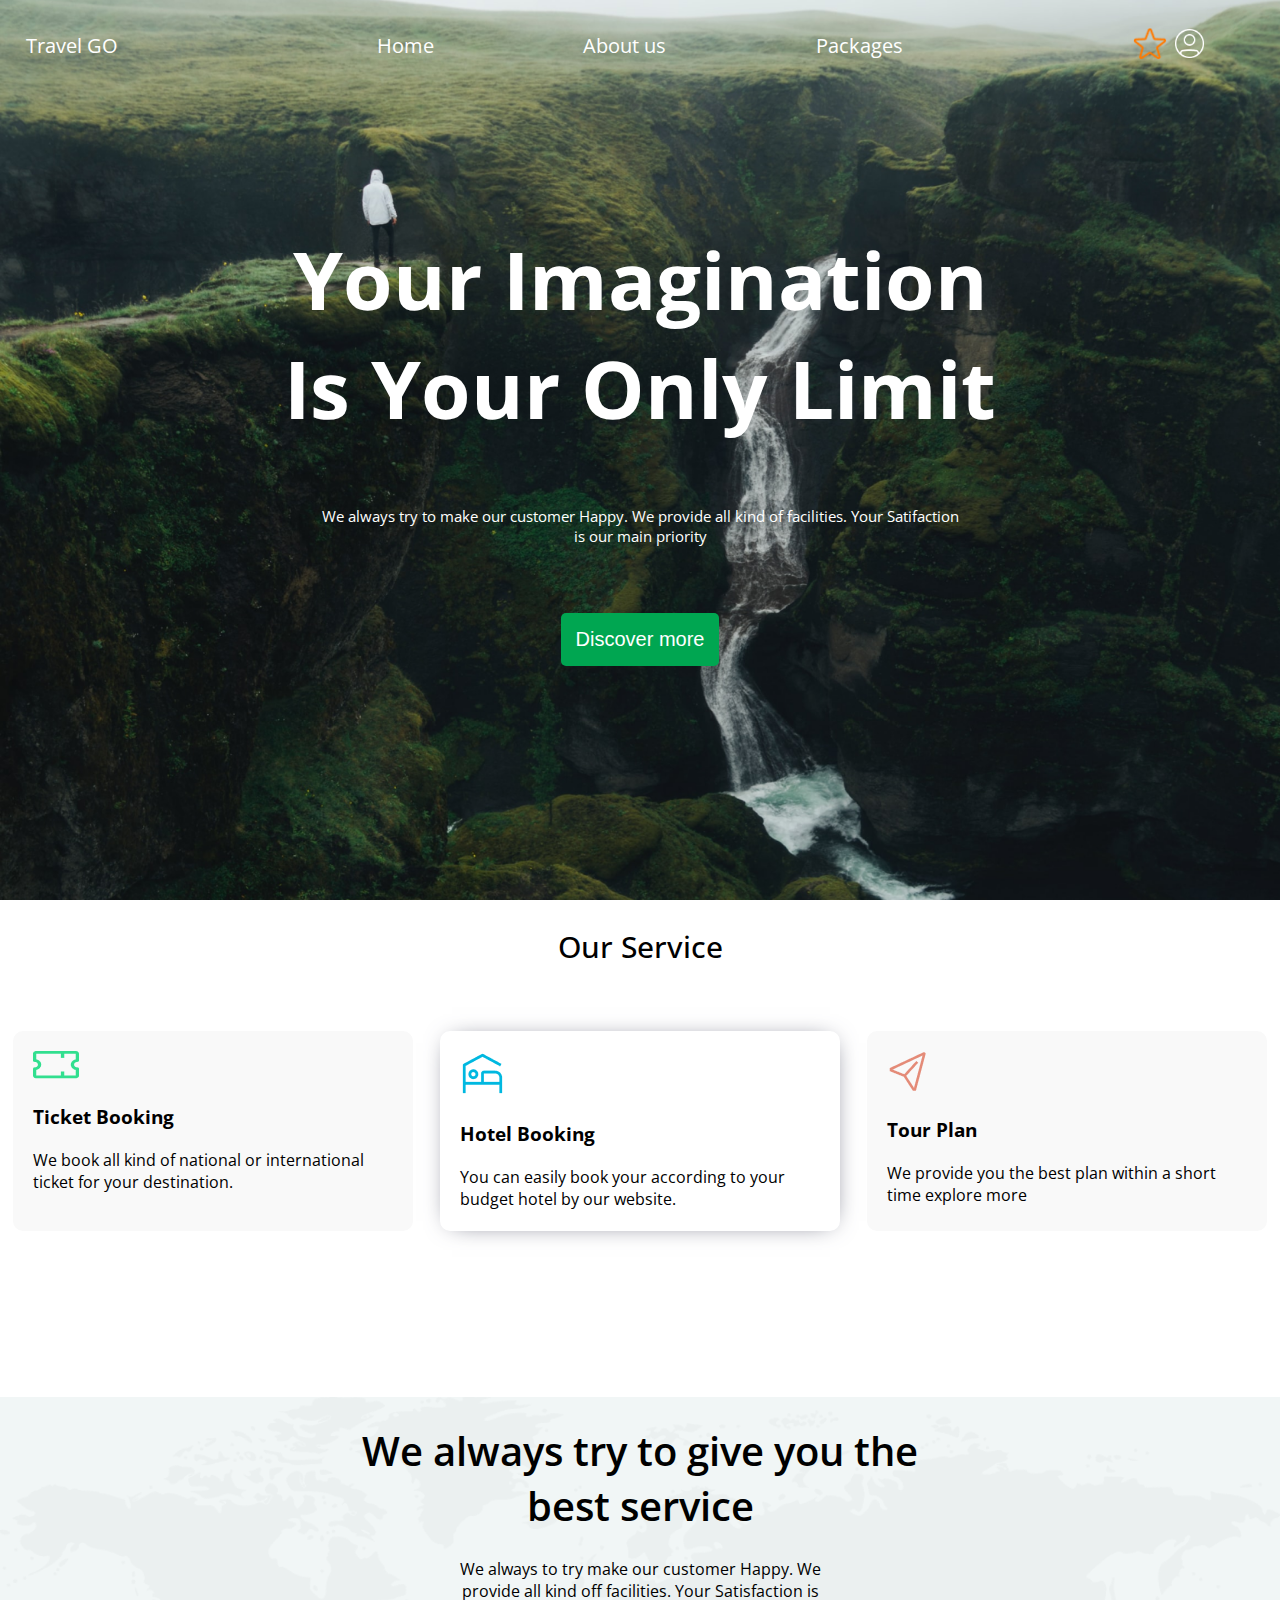
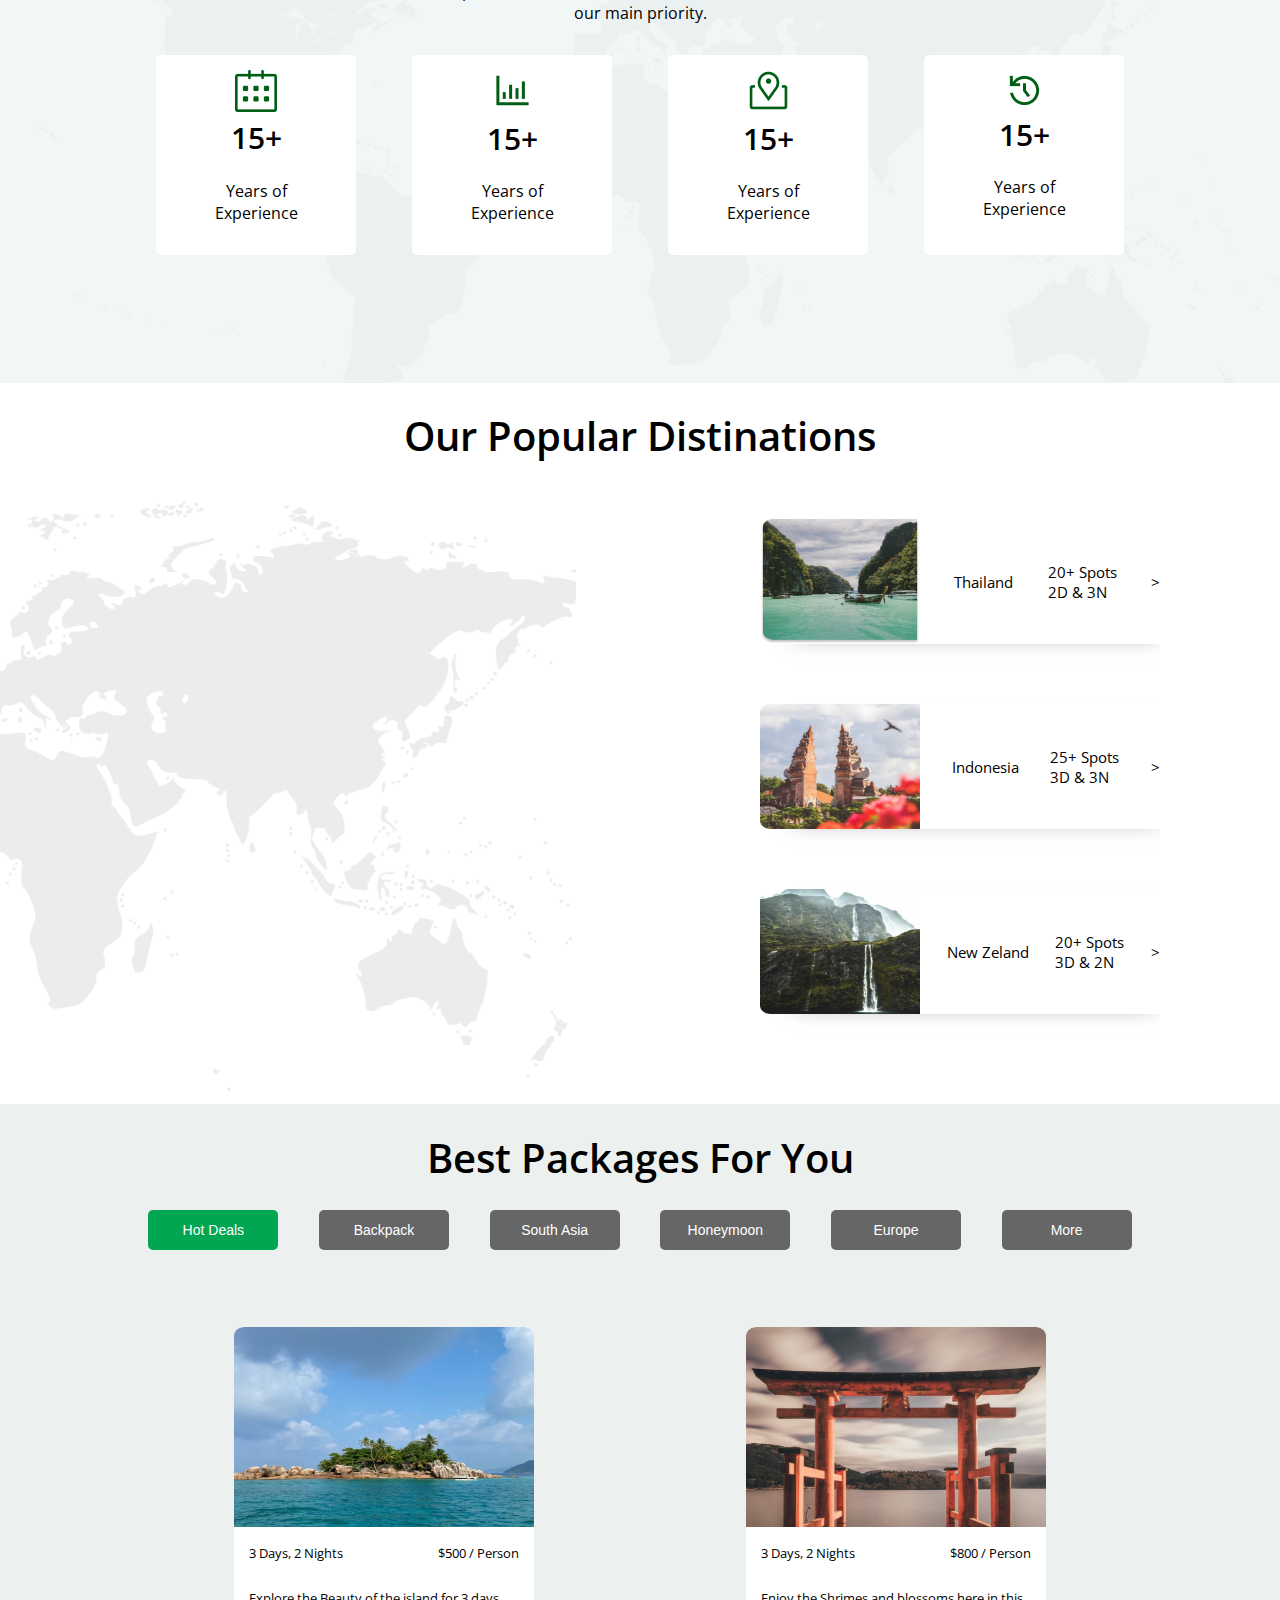
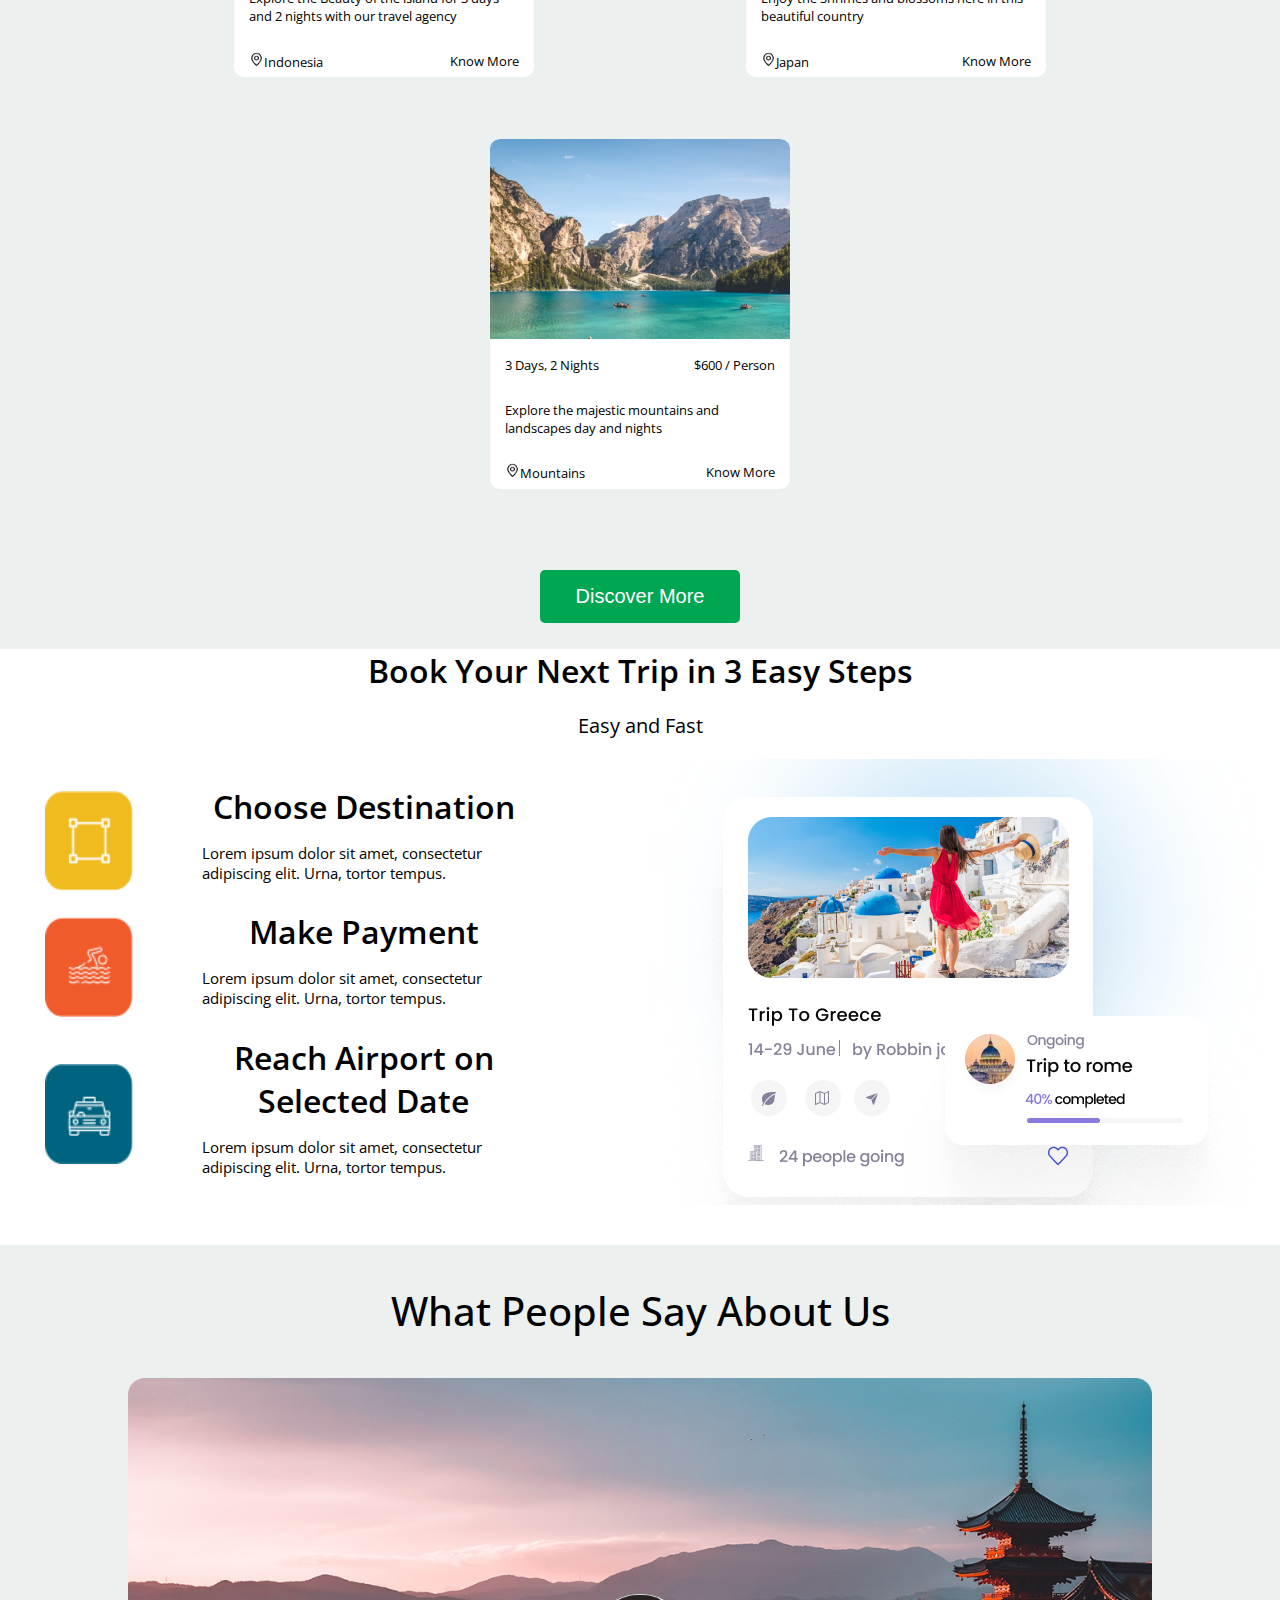
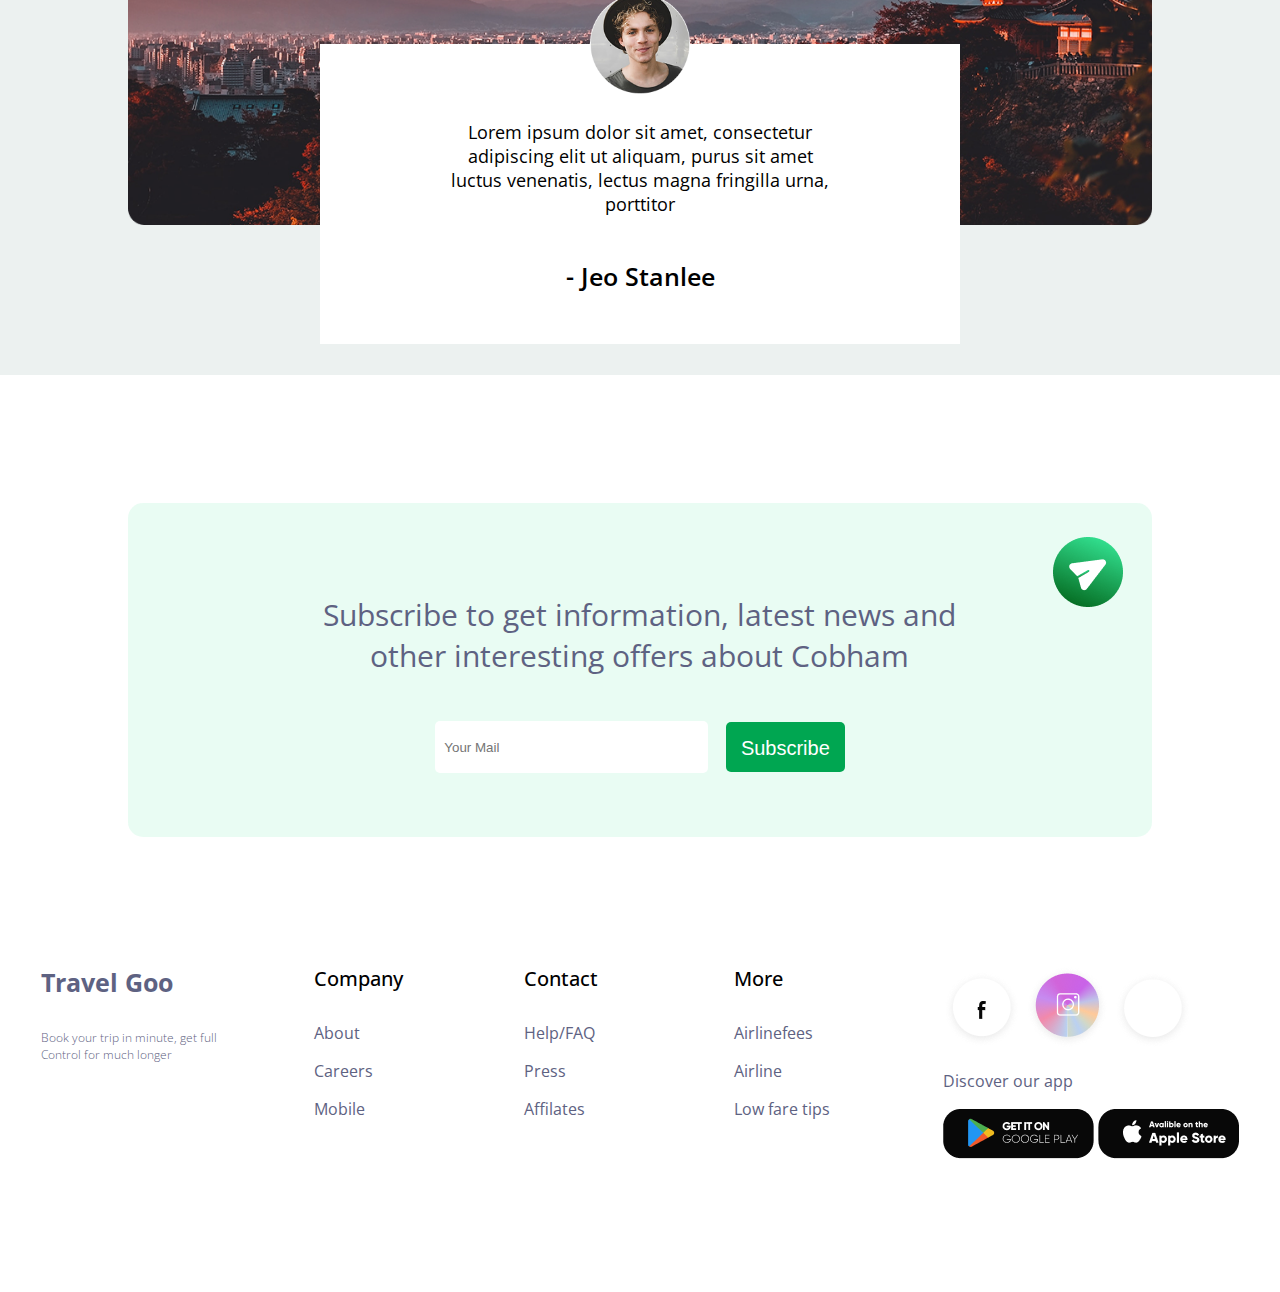
<file: index.html>
<!DOCTYPE html>
<html lang="en">
<head>
    <meta charset="UTF-8">
    <meta name="viewport" content="width=device-width, initial-scale=1.0">
    <title>Travel Goo</title>
    <link rel="stylesheet" href="style.css">
</head>
<body>
    <div class="page1">
        <nav>
           <div class="n1"><a>Travel GO</a></div>
           <div class="n2"><a>Home</a>
        <a href="#page2">
            About us
        </a>
        <a href="#page5">
            Packages
        </a>
    </div>
           <div class="n3">
                <img src="clarity_favorite-line.png" alt="">
                <img src="healthicons_ui-user-profile-outline.png" alt="">
            </div> 
        </nav>
        <div class="maintitle">
            <p lang="en">Your Imagi&shy;nation Is Your Only Limit</p>
            <p>We always try to make our customer Happy. We provide all kind of facilities. Your Satifaction is our main priority</p>
            <button>Discover more</button>
        </div>
    </div>
    <div class="page2" id="page2">
        <p class="p2title">Our Service</p>
        <div class="p2box">
            <section>
                <div>
                <img src="Vector.png" alt="">
                <p class="title">Ticket Booking</p>
                <p>We book all kind of national or international ticket for your destination.</p></div>
            </section>
            <section>
                <div>
                <img src="carbon_hotel.png" alt="">
                <p class="title">Hotel Booking</p>
                <p>You can easily book your according to your budget hotel by our website.</p></div>
            </section>            
            <section>
                <div>
                <img src="cil_paper-plane.png" alt="">
                <p class="title">Tour Plan</p>
                <p>We provide you the best plan within a short time explore more</p></div>
            </section>
        </div>
    </div>
    <div class="page3">
        <p class="p3title">We always try to give you the best service</p>
        <p class="p3sectitle">We always to try make our customer Happy. We provide all kind off facilities. Your Satisfaction is our main priority.</p>
        <div class="p3boxes">
            <section>
                <div>
                <img src="simple-line-icons_calender.png" alt="">
                <p class="num">15+</p>
                <p>Years of Experience</p>
            </div>
            </section>
            <section>
                <div>
                <img src="ant-design_bar-chart-outlined.png" alt="">
                <p class="num">15+</p>
                <p>Years of Experience</p>
            </div>
            </section>
            <section>
                <div>
                <img src="carbon_map.png" alt="">
                <p class="num">15+</p>
                <p>Years of Experience</p>
            </div>
            </section>
            <section>
                <div>
                <img src="gridicons_history.png" alt="">
                <p class="num">15+</p>
                <p>Years of Experience</p>
            </div>
            </section>
        </div>
    </div>
    <div class="page4">
        <p class="p4title">Our Popular Distinations</p>
        <div class="p4div">
            <img src="world_map_PNG28 2.png" alt="" class="p4map">
            <div >
                <section>
                    <img src="Rectangle 15.png" alt="">
                    <p>Thailand</p>
                    <p>20+ Spots<br>2D & 3N</p>
                    <p>></p>
                </section>
                <section>
                    <img src="Rectangle 16.png" alt="">
                    <p>Indonesia</p>
                    <p>25+ Spots<br>3D & 3N</p>
                    <p>></p>
                </section>
                <section>
                    <img src="Rectangle 17.png" alt="">
                    <p>New Zeland</p>
                    <p>20+ Spots<br>3D & 2N</p>
                    <p>></p>
                </section>
            </div>
        </div>
    </div>
    <div class="page5" id="page5">
        <p class="p5title">Best Packages For You</p>
        <div class="p5box">
            <button>Hot Deals</button>
            <button>Backpack</button>
            <button>South Asia</button>
            <button>Honeymoon</button>
            <button>Europe</button>
            <button>More</button>
        </div>
        <div class="p5loc">
            <section>
                <img src="Rectangle 25.png" alt="" width="300px" height="200px">
                <div>
                    <p>3 Days, 2 Nights</p>
                    <p>$500 / Person</p>
                </div>
                <div>
                <p>Explore the Beauty of the island for 3 days
                    and 2 nights with our travel agency</p></div>
                <div>
                <p><img src="Vector2.png" alt="" width="15px" height="15px">Indonesia</p>
                <p>
                    Know More
                </p>
            </div>
            </section>
            <section>
                <img src="Rectangle 26.png" alt="" width="300px" height="200px">
                <div>
                    <p>3 Days, 2 Nights</p>
                    <p>$800 / Person</p>
                </div>
                <div>
                <p>Enjoy the Shrimes and blossoms here in 
                    this beautiful country</p></div>
                <div>
                <p><img src="Vector2.png" alt="" width="15px" height="15px">Japan</p>
                <p>
                    Know More
                </p>
            </div>
            </section>
            <section>
                <img src="Rectangle 27.png" alt="" width="300px" height="200px">
                <div>
                    <p>3 Days, 2 Nights</p>
                    <p>$600 / Person</p>
                </div>
                <div>
                <p>Explore the majestic mountains and 
                    landscapes day and nights</p></div>
                <div>
                <p><img src="Vector2.png" alt="" width="15px" height="15px">Mountains</p>
                <p>
                    Know More
                </p>
            </div>
            </section>
        </div>
        <button class="p5bbut">Discover More</button>
    </div>
    <div class="page6">
        <div>
            <p>Book Your Next Trip in 3 Easy Steps</p>
            <p>Easy and Fast</p>
        </div>
        <div class="p6half">
            <div>
                <section>
                   <img src="Group 7.png" alt="">
                   <div>
                    <p>
                        Choose Destination
                    </p>
                    <p>
                        Lorem ipsum dolor sit amet, consectetur 
                        adipiscing elit. Urna, tortor tempus. 
                    </p>
                   </div> 
                </section>
                <section>
                    <img src="Group 12.png" alt="">
                    <div>
                     <p>
                         Make Payment
                     </p>
                     <p>
                         Lorem ipsum dolor sit amet, consectetur 
                         adipiscing elit. Urna, tortor tempus. 
                     </p>
                    </div> 
                 </section>
                 <section>
                    <img src="Group 11.png" alt="">
                    <div>
                     <p>
                         Reach Airport on Selected Date
                     </p>
                     <p>
                         Lorem ipsum dolor sit amet, consectetur 
                         adipiscing elit. Urna, tortor tempus. 
                     </p>
                    </div> 
                 </section>
            </div>
            <div class="p6img">
                <img src="Image.png" alt="">
            </div>
        </div>
    </div>
    <div class="page7">
        <p class="p7title">What People Say About Us</p>
        <div class="p7main">
            <img src="image 22.png" alt="">
            <div  class="p7ab">
               <img src="Ellipse 30.png" alt="">
                <p class="p7p1">
                    Lorem ipsum dolor sit amet, consectetur adipiscing elit ut aliquam, purus sit amet luctus venenatis, lectus magna fringilla urna, porttitor
                </p>
                <p class="p7p2">
                    - Jeo Stanlee
                </p>
            </div>
        </div>
    </div>
    <div class="page8">
        <div class="p8box">
            <img src="Group 77.png" alt="">
            <div>
            <p>
                Subscribe to get information, latest news and other
                interesting offers about Cobham
            </p>
            <div class="p8mail">
                <input type="text" placeholder="  Your Mail">
                <button>Subscribe</button>
            </div>
        </div></div>
    </div>
    <footer>
        <div class="f1">
            <p>Travel Goo</p>
            <p>Book your trip in minute, get full Control for much longer</p>
        </div>
        <div class="f2">
            <p>Company</p>
            <p>About</p>
            <p>Careers</p>
            <p>Mobile</p>
        </div>
        <div class="f2">
            <p>Contact</p>
            <p>Help/FAQ</p>
            <p>Press</p>
            <p>Affilates</p>
        </div>
        <div class="f2">
            <p>More</p>
            <p>Airlinefees</p>
            <p>Airline</p>
            <p>Low fare tips</p>
        </div>
        <div>
            <div>
                <img src="Social.png" alt="">
                <img src="Social2.png" alt="">
                <img src="Background.png" alt="">
            </div>
            <p>
                Discover our app
            </p>
            <div>
                <img src="Google Play.png" alt="">
                <img src="Play Store.png" alt="">
            </div>
        </div>
    </footer>
</body>
</html>
</file>
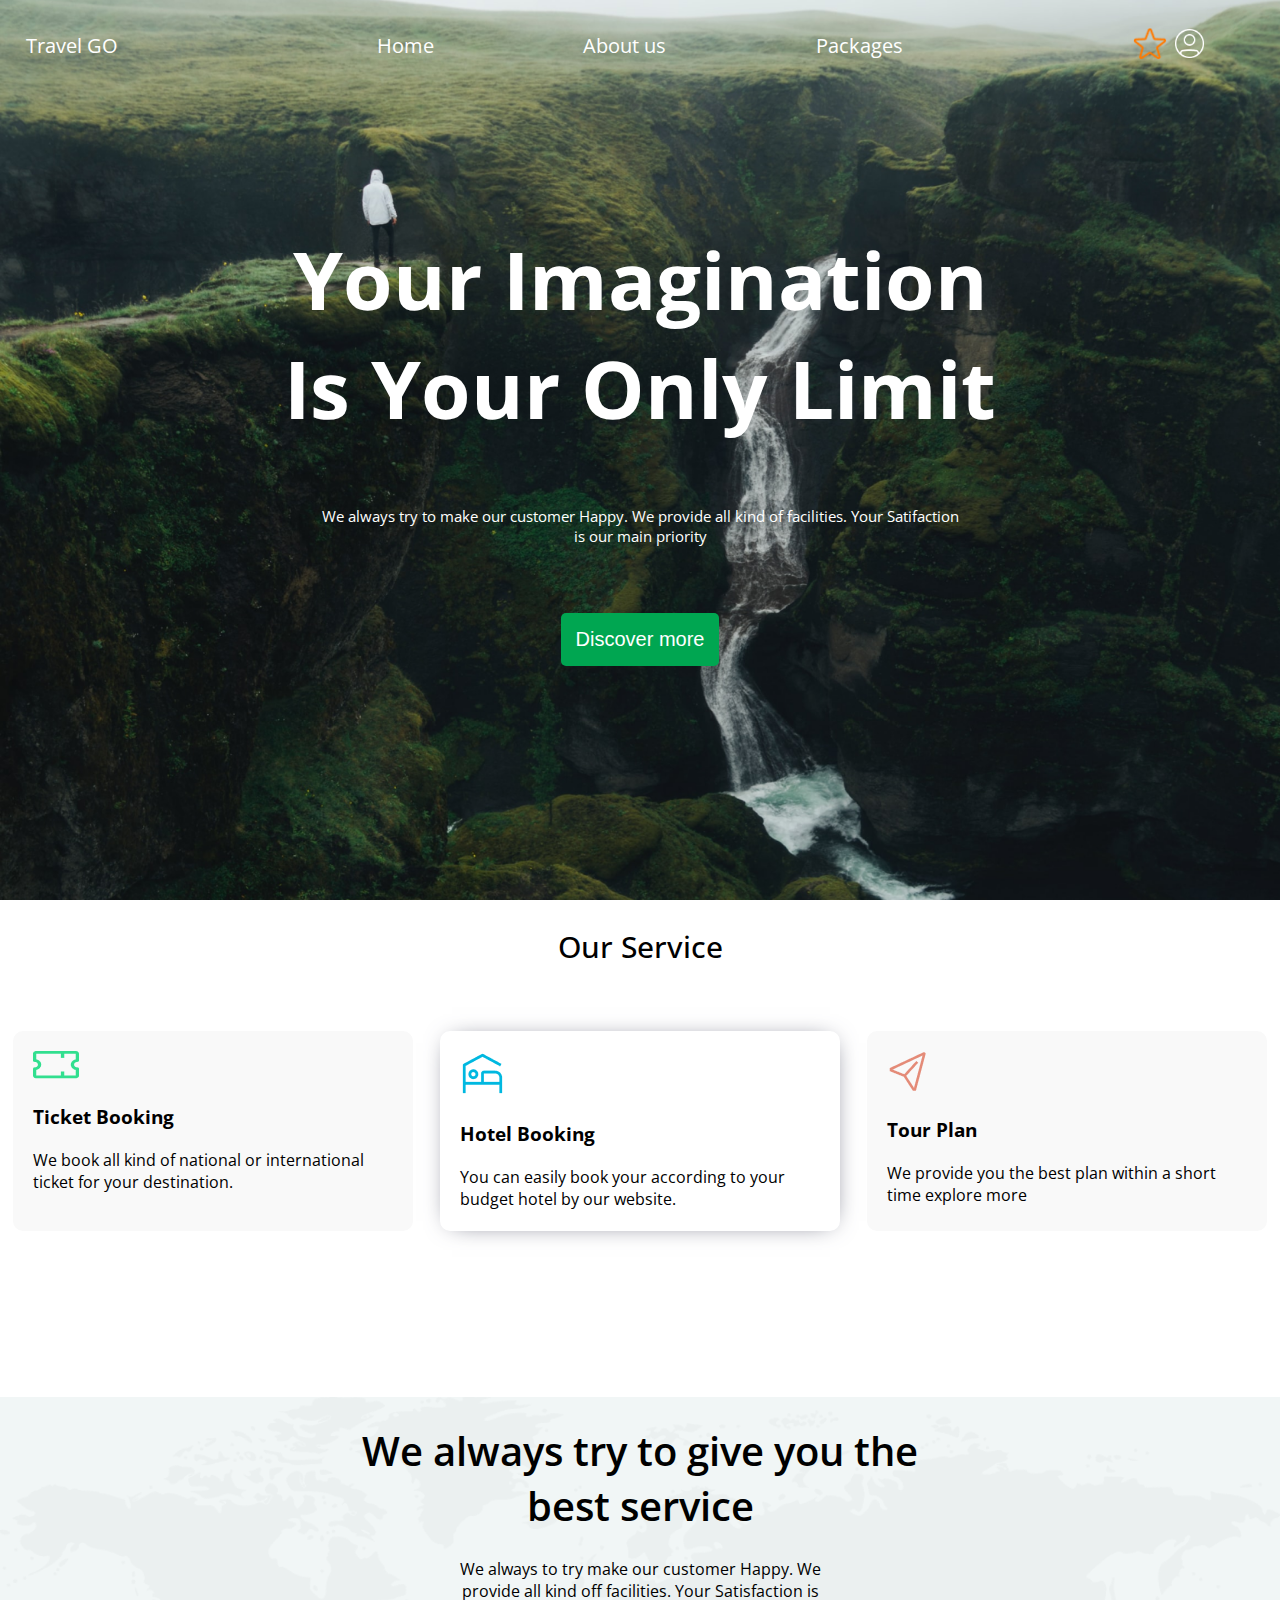
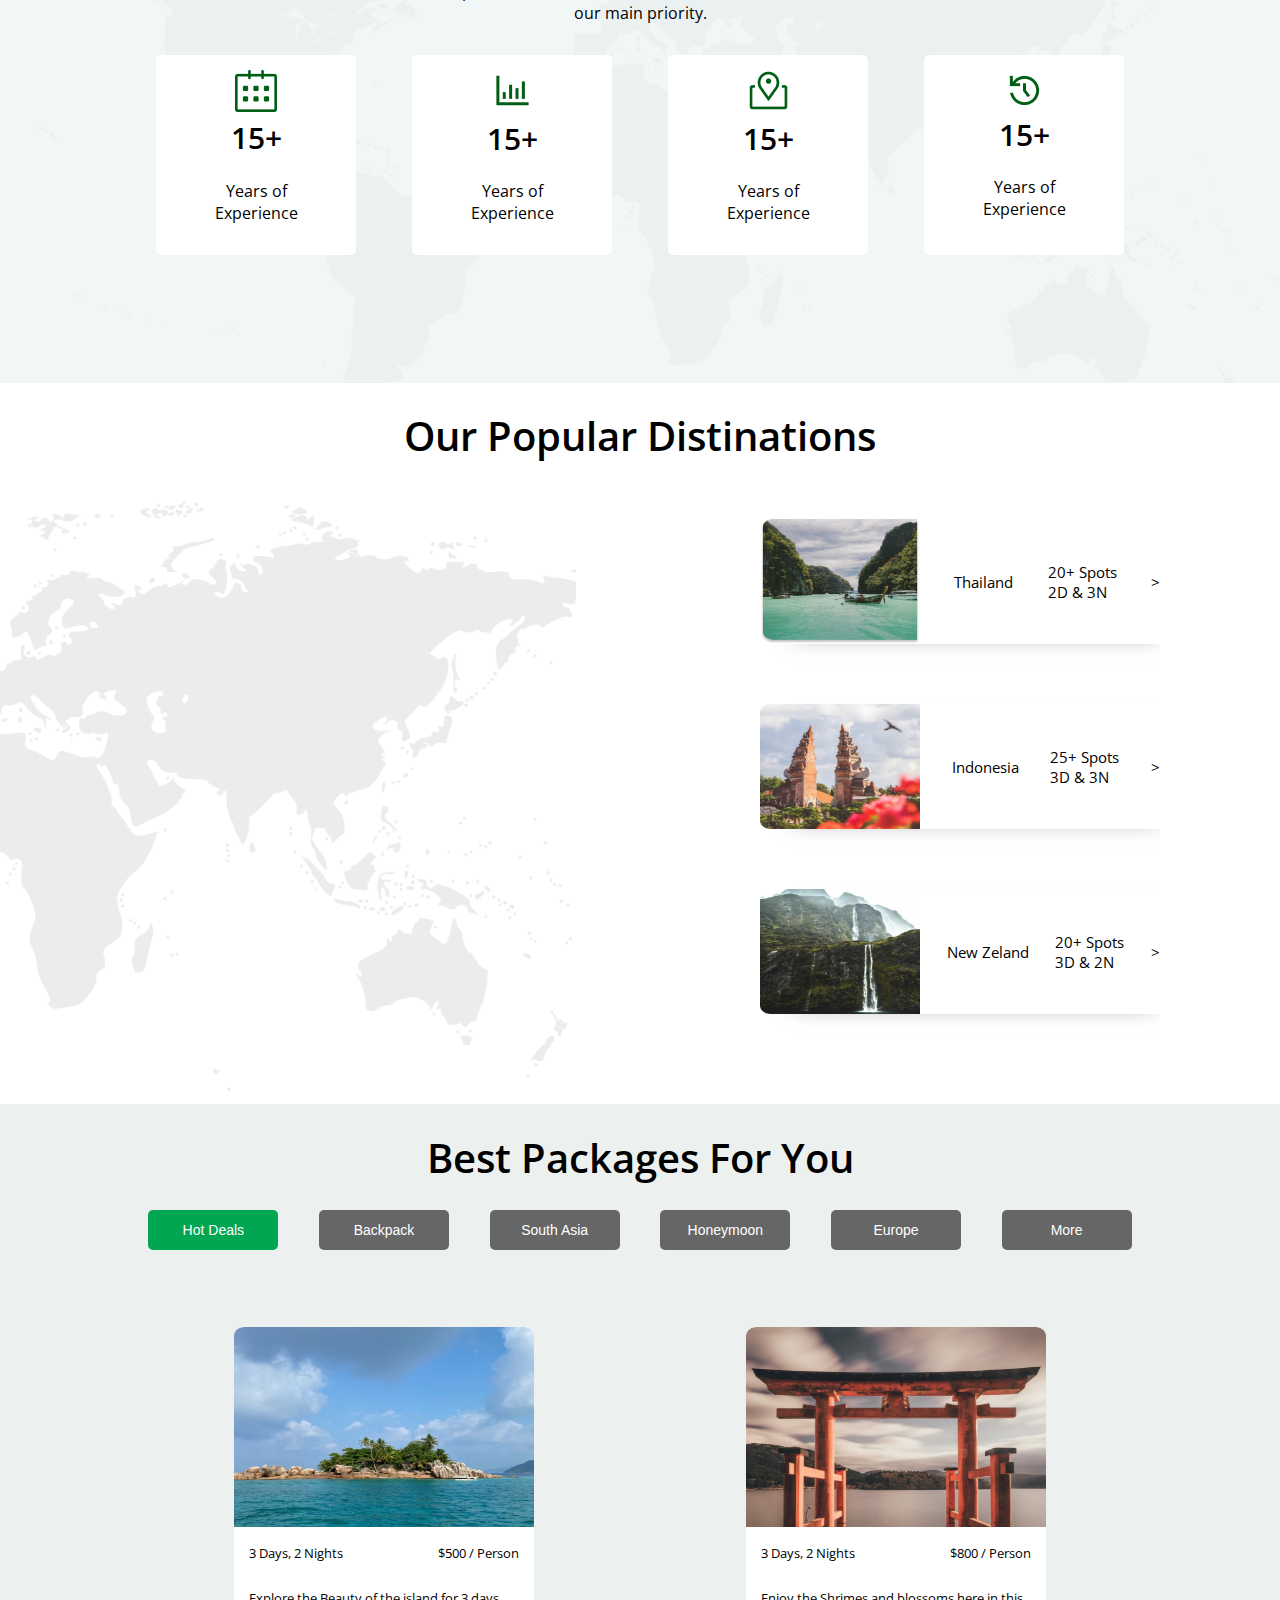
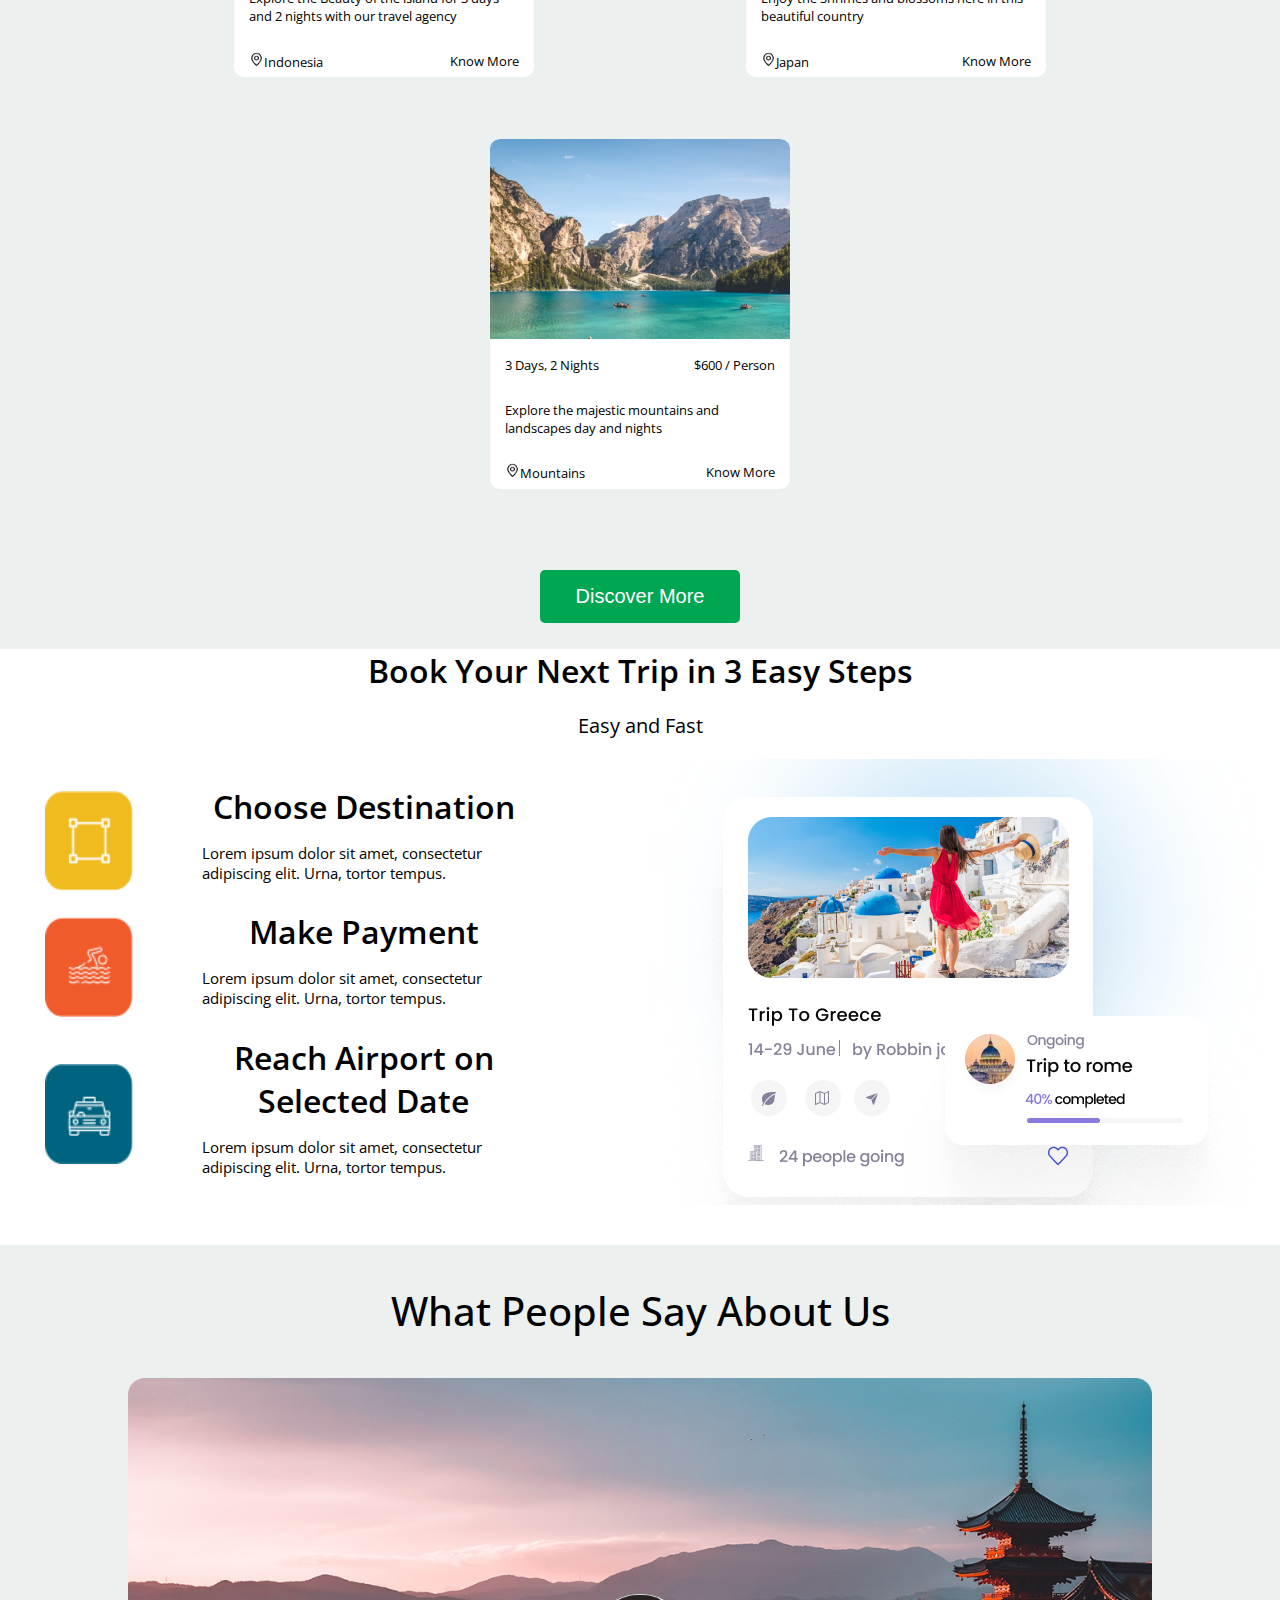
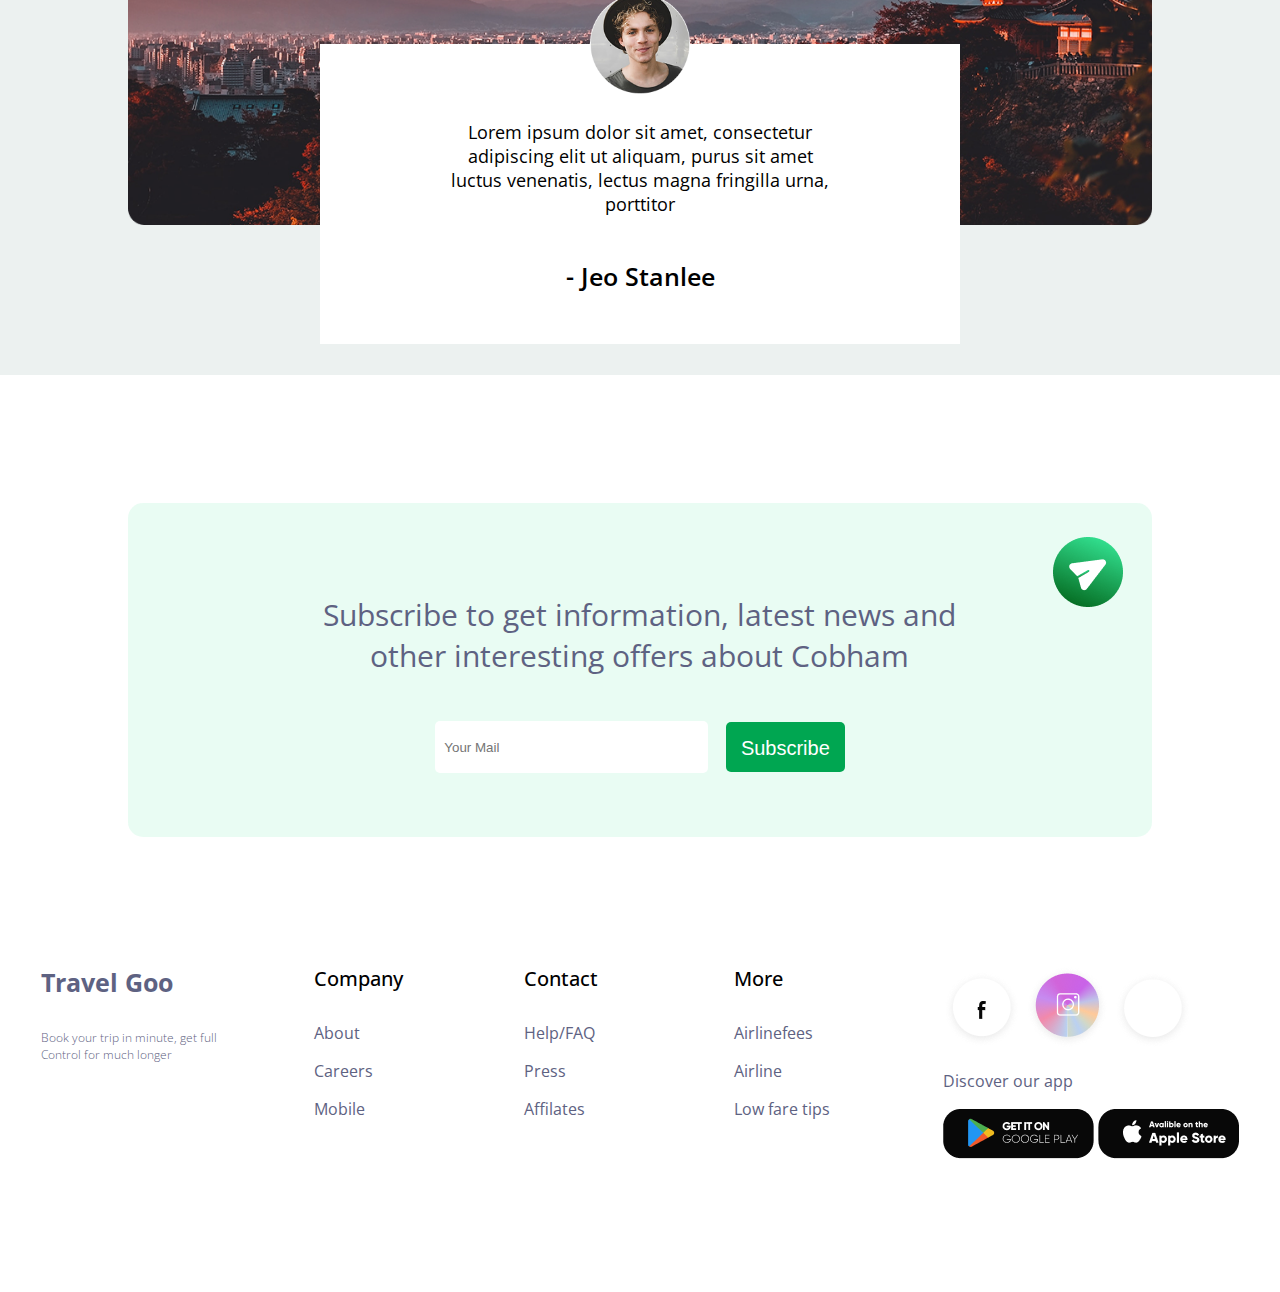
<file: main.html>
<!DOCTYPE html>
<html lang="en">
<head>
    <meta charset="UTF-8">
    <meta name="viewport" content="width=device-width, initial-scale=1.0">
    <title>Travel Goo</title>
    <link rel="stylesheet" href="style.css">
</head>
<body>
    <div class="page1">
        <nav>
           <div class="n1"><a>Travel GO</a></div>
           <div class="n2"><a>Home</a>
        <a href="#page2">
            About us
        </a>
        <a href="#page5">
            Packages
        </a>
    </div>
           <div class="n3">
                <img src="clarity_favorite-line.png" alt="">
                <img src="healthicons_ui-user-profile-outline.png" alt="">
            </div> 
        </nav>
        <div class="maintitle">
            <p>Your Imagination Is Your Only Limit</p>
            <p>We always try to make our customer Happy. We provide all kind of facilities. Your Satifaction is our main priority</p>
            <button>Discover more</button>
        </div>
    </div>
    <div class="page2" id="page2">
        <p class="p2title">Our Service</p>
        <div class="p2box">
            <section>
                <div>
                <img src="Vector.png" alt="">
                <p class="title">Ticket Booking</p>
                <p>We book all kind of national or international ticket for your destination.</p></div>
            </section>
            <section>
                <div>
                <img src="carbon_hotel.png" alt="">
                <p class="title">Hotel Booking</p>
                <p>You can easily book your according to your budget hotel by our website.</p></div>
            </section>            
            <section>
                <div>
                <img src="cil_paper-plane.png" alt="">
                <p class="title">Tour Plan</p>
                <p>We provide you the best plan within a short time explore more</p></div>
            </section>
        </div>
    </div>
    <div class="page3">
        <p class="p3title">We always try to give you the best service</p>
        <p class="p3sectitle">We always to try make our customer Happy. We provide all kind off facilities. Your Satisfaction is our main priority.</p>
        <div class="p3boxes">
            <section>
                <div>
                <img src="simple-line-icons_calender.png" alt="">
                <p class="num">15+</p>
                <p>Years of Experience</p>
            </div>
            </section>
            <section>
                <div>
                <img src="ant-design_bar-chart-outlined.png" alt="">
                <p class="num">15+</p>
                <p>Years of Experience</p>
            </div>
            </section>
            <section>
                <div>
                <img src="carbon_map.png" alt="">
                <p class="num">15+</p>
                <p>Years of Experience</p>
            </div>
            </section>
            <section>
                <div>
                <img src="gridicons_history.png" alt="">
                <p class="num">15+</p>
                <p>Years of Experience</p>
            </div>
            </section>
        </div>
    </div>
    <div class="page4">
        <p class="p4title">Our Popular Distinations</p>
        <div class="p4div">
            <img src="world_map_PNG28 2.png" alt="" class="p4map">
            <div >
                <section>
                    <img src="Rectangle 15.png" alt="">
                    <p>Thailand</p>
                    <p>20+ Spots<br>2D & 3N</p>
                    <p>></p>
                </section>
                <section>
                    <img src="Rectangle 16.png" alt="">
                    <p>Indonesia</p>
                    <p>25+ Spots<br>3D & 3N</p>
                    <p>></p>
                </section>
                <section>
                    <img src="Rectangle 17.png" alt="">
                    <p>New Zeland</p>
                    <p>20+ Spots<br>3D & 2N</p>
                    <p>></p>
                </section>
            </div>
        </div>
    </div>
    <div class="page5" id="page5">
        <p class="p5title">Best Packages For You</p>
        <div class="p5box">
            <button>Hot Deals</button>
            <button>Backpack</button>
            <button>South Asia</button>
            <button>Honeymoon</button>
            <button>Europe</button>
            <button>More</button>
        </div>
        <div class="p5loc">
            <section>
                <img src="Rectangle 25.png" alt="" width="300px" height="200px">
                <div>
                    <p>3 Days, 2 Nights</p>
                    <p>$500 / Person</p>
                </div>
                <div>
                <p>Explore the Beauty of the island for 3 days
                    and 2 nights with our travel agency</p></div>
                <div>
                <p><img src="Vector2.png" alt="" width="15px" height="15px">Indonesia</p>
                <p>
                    Know More
                </p>
            </div>
            </section>
            <section>
                <img src="Rectangle 26.png" alt="" width="300px" height="200px">
                <div>
                    <p>3 Days, 2 Nights</p>
                    <p>$800 / Person</p>
                </div>
                <div>
                <p>Enjoy the Shrimes and blossoms here in 
                    this beautiful country</p></div>
                <div>
                <p><img src="Vector2.png" alt="" width="15px" height="15px">Japan</p>
                <p>
                    Know More
                </p>
            </div>
            </section>
            <section>
                <img src="Rectangle 27.png" alt="" width="300px" height="200px">
                <div>
                    <p>3 Days, 2 Nights</p>
                    <p>$600 / Person</p>
                </div>
                <div>
                <p>Explore the majestic mountains and 
                    landscapes day and nights</p></div>
                <div>
                <p><img src="Vector2.png" alt="" width="15px" height="15px">Mountains</p>
                <p>
                    Know More
                </p>
            </div>
            </section>
        </div>
        <button class="p5bbut">Discover More</button>
    </div>
    <div class="page6">
        <div>
            <p>Book Your Next Trip in 3 Easy Steps</p>
            <p>Easy and Fast</p>
        </div>
        <div class="p6half">
            <div>
                <section>
                   <img src="Group 7.png" alt="">
                   <div>
                    <p>
                        Choose Destination
                    </p>
                    <p>
                        Lorem ipsum dolor sit amet, consectetur 
                        adipiscing elit. Urna, tortor tempus. 
                    </p>
                   </div> 
                </section>
                <section>
                    <img src="Group 12.png" alt="">
                    <div>
                     <p>
                         Make Payment
                     </p>
                     <p>
                         Lorem ipsum dolor sit amet, consectetur 
                         adipiscing elit. Urna, tortor tempus. 
                     </p>
                    </div> 
                 </section>
                 <section>
                    <img src="Group 11.png" alt="">
                    <div>
                     <p>
                         Reach Airport on Selected Date
                     </p>
                     <p>
                         Lorem ipsum dolor sit amet, consectetur 
                         adipiscing elit. Urna, tortor tempus. 
                     </p>
                    </div> 
                 </section>
            </div>
            <div class="p6img">
                <img src="Image.png" alt="">
            </div>
        </div>
    </div>
    <div class="page7">
        <p class="p7title">What People Say About Us</p>
        <div class="p7main">
            <img src="image 22.png" alt="">
            <div  class="p7ab">
               <img src="Ellipse 30.png" alt="">
                <p class="p7p1">
                    Lorem ipsum dolor sit amet, consectetur adipiscing elit ut aliquam, purus sit amet luctus venenatis, lectus magna fringilla urna, porttitor
                </p>
                <p class="p7p2">
                    - Jeo Stanlee
                </p>
            </div>
        </div>
    </div>
    <div class="page8">
        <div class="p8box">
            <img src="Group 77.png" alt="">
            <div>
            <p>
                Subscribe to get information, latest news and other
                interesting offers about Cobham
            </p>
            <div class="p8mail">
                <input type="text" placeholder="  Your Mail">
                <button>Subscribe</button>
            </div>
        </div></div>
    </div>
    <footer>
        <div class="f1">
            <p>Travel Goo</p>
            <p>Book your trip in minute, get full Control for much longer</p>
        </div>
        <div class="f2">
            <p>Company</p>
            <p>About</p>
            <p>Careers</p>
            <p>Mobile</p>
        </div>
        <div class="f2">
            <p>Contact</p>
            <p>Help/FAQ</p>
            <p>Press</p>
            <p>Affilates</p>
        </div>
        <div class="f2">
            <p>More</p>
            <p>Airlinefees</p>
            <p>Airline</p>
            <p>Low fare tips</p>
        </div>
        <div>
            <div>
                <img src="Social.png" alt="">
                <img src="Social2.png" alt="">
                <img src="Background.png" alt="">
            </div>
            <p>
                Discover our app
            </p>
            <div>
                <img src="Google Play.png" alt="">
                <img src="Play Store.png" alt="">
            </div>
        </div>
    </footer>
</body>
</html>
</file>
<file: style.css>
@import url('https://fonts.googleapis.com/css2?family=Open+Sans:ital,wght@0,300..800;1,300..800&display=swap');
html{
    scroll-behavior: smooth;
}
body{
    margin: 0;
    font-family: "Open Sans", sans-serif;
    font-optical-sizing: auto;
    width: 100vw;
    font-style: normal;
    overflow-x: hidden;
    
}
.page1{
    width: 100vw;
    height: 100vh;
    background-image: url(background1.png);
    background-size: cover;
}
.page1 nav{
    height: 10%;
    margin-left: 2%;
    margin-right:2% ;
    display: flex;
    flex-direction: row;
    color:white;
    justify-content: space-between;
    align-items: center;
    font-size: 20px;
}
.page1 nav .n1{
    width: 10%;
}
.page1 nav .n2{
    width:55%;
    display: flex;
    flex-direction: row;
}
.page1 nav .n2 a{
    margin: auto;
    text-decoration: none;
    color: white;
}
.page1 nav .n3{
    width: 10%;
    line-height: 20px;
    justify-content: space-between;

}
.page1 nav .n3 img{
    width: 35px ;
    height: 35px;
}
.page1 .maintitle{
    color: white;
    margin: auto;
    display: flex;
    justify-content: center;
    align-items: center;
    height: 70%;
    flex-direction: column;
    
}
.page1 .maintitle p:nth-child(1){
    width: 60%;
    text-align: center;
    font-size: 80px;
    margin-bottom: 5%;
    font-weight: 700;
}
.page1 .maintitle p:nth-child(2){
    width: 50%;
    text-align: center;
    margin-top: 0;
    font-size: 15px;
}
.page1 .maintitle button{
    background-color:#00A651;
    color: white;
    border: 0;
    border-radius: 5px;
    width: max-content;
    padding: 15px;
    margin-top: 4%;
    font-size: 20px;
}

.page2{
    margin-top: 2%;
    width: 100vw;
    margin-bottom: 10%;
}
.page2 .p2title{
    width: 30%;
    margin: auto;
    margin-bottom: 5%;
    text-align: center;
    font-size: 30px;
    font-weight: 500;
}
.page2 .p2box{
    display: flex;
    flex-direction: row;
    flex-wrap: wrap;
    margin: auto;
}
.page2 .p2box section{
    width: 400px;
    height: 200px;
    background-color:#F9F9F9 ;
    border-radius: 10px;
    margin: auto;
    margin-bottom: 3%;
}
.page2 .p2box section div{
margin: 5%;
}
.page2 .p2box section:nth-child(2){
    background-color: white;
    -webkit-box-shadow: 1px 1px 24px -11px rgba(66, 68, 90, 1);
    -moz-box-shadow: 1px 1px 24px -11px rgba(66, 68, 90, 1);
    box-shadow: 1px 1px 24px -11px rgba(66, 68, 90, 1);
}
.page2 .p2box section .title{
    font-size:larger;
    font-weight: bolder;
}
.page3{
    background-color: #0058540e;
    width: 100vw;
    background-image: url(world_map_PNG28\ 1.png);
    background-size: cover;
}
.page3 .p3title{

    width: 50%;
    margin:auto;
    text-align: center;
    margin-bottom: 2%;
    text-align: center;
    font-size: 40px;
    font-weight: 600;
    padding-top: 2%;
}
.page3 .p3sectitle{
    width: 30%;
    margin: auto;
    text-align: center;
    font-size: 20;
    font-weight: 400;
}
.page3 .p3boxes{
    width: 80%;
    display: flex;
    flex-direction: row;
    margin: auto;
    flex-wrap: wrap;
    padding-bottom: 10%;
    align-items: center;
}
.page3 .p3boxes section{
    margin: auto;
    width: 200px;
    height: 200px;
    border: 0;
    border-radius: 5px;
    margin-top: 3%;
    background-color: white;

}
.page3 .p3boxes section div{
    display:flex;
    justify-content: center;
    align-items: center;
    flex-direction: column;
    margin:15%;
    width: 70%;
    height: 70%;
    text-align: center;
}
.page3 .p3boxes section div .num{
    font-weight: 600;
    font-size: 30px;
    margin:4%;
}
.page4{
    background-color: white;
    width: 100vw;
}
.page4 .p4title{
    width: 50%;
    margin:auto;
    text-align: center;
    margin-bottom: 2%;
    text-align: center;
    font-size: 40px;
    font-weight: 600;
    padding-top: 2%;
}
.page4 .p4div .p4map{
    width: 45%;
    margin-right: 5%;
}
.page4 .p4div div{
    margin: auto;
    overflow: hidden;
}
.page4 .p4div section{
    overflow: hidden;
    width:400px;
    border:0;
    border-radius:5px;
    height: 125px;
    margin: auto;
    margin-bottom: 15%;
    padding-right: 2%;
    
}
.page4 .p4div section img{
    width: 40%;
    overflow: hidden;
}
.page4 .p4div{
    display: flex;
    flex-direction: row;
    margin-right: auto;
    margin-left: auto;
    overflow: hidden;
}
.page4 .p4div section{
    display: flex;
    font-size: 15px;
    flex-direction: row;
    justify-content: space-between;
    -webkit-box-shadow: 11px 9px 24px -23px rgba(66, 68, 90, 1);
    -moz-box-shadow: 11px 9px 24px -23px rgba(66, 68, 90, 1);
    box-shadow: 11px 9px 24px -23px rgba(66, 68, 90, 1);
    margin-right: auto;
    margin-left: auto;

}
.page4 .p4div section p{
    display: flex;
    justify-content: center;
    align-items: center;
}
.page4 .p4div section img{
    margin: 0;
}
.page5{
    background-color: #ECF1F0;
    padding-bottom: 2%;

}
.page5 .p5title{
    width: 50%;
    margin:auto;
    text-align: center;
    margin-bottom: 2%;
    text-align: center;
    font-size: 40px;
    font-weight: 600;
    padding-top: 2%;
}
.page5 .p5box{
    width: 80%;
    display: flex;
    flex-direction: row;
    justify-content: space-around;
    align-items: center;
    margin: auto;

    flex-wrap: wrap;

}
.page5 .p5box button{
    border: 0;
    background-color: #666666;
    border-radius: 5px;
    color: white;
    width: 130px;
    height: 40px;
    font-size:14px;
    margin-bottom: 2%;
}
.page5 .p5box button:nth-child(1){
    background-color: #00A651;
}
.page5 .p5loc{
    display: flex;
    justify-content: space-around;
    align-items: center;
    width: 80%;
    margin: auto;
    margin-top: 2%;
    flex-direction: row;
    flex-wrap: wrap;
}
.page5 .p5loc section{
    background-color: white;
    width: 300px;
    border: 0;
    border-radius:10px;
    height: 350px;
    font-size: smaller;
    margin: 3%;
}
.page5 .p5loc section div{
    width: 90%;
    margin: auto;
    display: flex;
    flex-direction: row;
    justify-content: space-between;
}
.page5 .p5bbut {
    background-color:#00A651;
    color: white;
    border: 0;
    border-radius: 5px;
    width:  200px;
    padding: 15px;
    margin: auto;
    margin-top: 4%;
    font-size: 20px;
    display: flex;
    justify-content: center;
    align-items: center;
}
.page6{
    background-color: white;
    width: 100%;
}
.page6 div{
    display: flex;
    justify-content: center;
    align-items: center;
    flex-direction: column;
}
.page6 div p:nth-child(1){
    width: 80%;
    font-size: 32px;
    font-weight: 600;
    margin: auto;
    text-align: center;
    margin-bottom: 0;

}
.page6 div p:nth-child(2){
    font-size: 20px;
}
.page6 .p6half{
    display: flex;
    flex-direction: row;
    margin: auto;
    width: 100%;
    flex-wrap: wrap;
    overflow: hidden;
}
.page6 .p6half .p6img{
    width: 380px;
    height: 400px;
    margin: auto;
}
.page6 .p6half div:nth-child(1){
    width: 50%;
    display: flex;
    justify-content: space-around;
    margin-top: 2%;
}
.page6 .p6half div:nth-child(1) section{
    overflow: hidden;
    display: flex;
    flex-direction: row;
    justify-content: center;
    align-items: center;
    width: 550px;
    margin-bottom: 2%;
}
.page6 .p6half div:nth-child(1) section div{
    display: flex;
    flex-direction: column;
    justify-content: center;
    align-items: center;
    overflow: hidden;
}
.page6 .p6half div:nth-child(1) section img{
    overflow: hidden;
    height: 100px;
    width: 100px;
}
.page6 .p6half div:nth-child(1) section div p:nth-child(1){
    overflow: hidden;
    margin-bottom: 0px;
    width: 70%;
    height: 30%;
    margin-top: 0px;
}
.page6 .p6half div:nth-child(1) section div p:nth-child(2){
    width: 70%;
    font-size: 15px;
    overflow: hidden;
}
.page7{
    background-color:#ECF1F0 ;
}
.page7 .p7title{
    padding-top: 3%;
    font-size: 40px;
    font-weight: 500;
    width: 80%;
    margin-left: auto;
    margin-right: auto  ;
    text-align: center;
}
.page7 .p7main{
    display: flex;
    justify-content: center;
    align-items: center;
    padding-bottom: 150px;
}
.page7 .p7main img{
    width: 80%;
}
.page7 .p7main .p7ab{
    background-color: white;
    position: absolute;
    margin-top: 30%;
    height: 300px;
    width: 50%;
    display: flex;
    flex-direction: column;
    justify-content: center;
    align-items: center;
}
.page7 .p7main .p7ab img{
    position: absolute;
    width: 100px;
    height: 100px;
    margin-top: -300px;
}
.page7 .p7main .p7ab .p7p1{
    margin-top: 50px;
    width: 60%;
    text-align: center;
    font-size: 18px;
    font-weight: 400;
}
.page7 .p7main .p7ab .p7p2{
    width: 60%;
    text-align: center;
    font-size: 25px;
    font-weight: 600;
}
.page8{
    margin-top: 10%;
    background-color: white;
    width: 100%;
    margin-bottom: 10%;
}
.page8 .p8box{
    width: 70%;
    margin: auto;
    background-color: #32df8e1b;
    height: max-content;
    padding: 5%;
    border-radius: 15px;
    display: flex;
    justify-content: center;
}
.page8 .p8box img{
    position: absolute;
    margin-right:-70%;
    margin-top: -30px;
}
.page8 .p8box p{
    width: 80%;
    color:#5E6282;
    font-size: 30px;
    text-align: center;
    margin: auto;
    margin-top: 3%;
}
.page8 .p8box .p8mail{
    display: flex;
    justify-content: center;
    align-items: center;
    margin: auto;
    margin-top: 5%;
}
.page8 .p8box .p8mail input{
    width: 30%;
    height: 50px;
    border-radius: 5px;
    border: none;
    margin-right: 2%;
}
.page8 .p8box .p8mail button{
    background-color:#00A651;
    color: white;
    border: 0;
    border-radius: 5px;
    width: max-content;
    padding: 15px;
    font-size: 20px;
    height: 50px;
}
footer{
    width: 100%;
    display: flex;
    justify-content: space-around;
    margin: auto;
    margin-bottom: 10%;
    flex-wrap: wrap ;
}
footer .f1{
    width: 15%;
}
footer .f1 p:nth-child(1){
    font-size: 25px;
    font-weight: 700;
    margin: 0;
    margin-bottom: 30px;
}
footer .f1 p:nth-child(2){
    font-size: 12px;
    font-weight: 200;
    margin: 0;

}
footer .f2{
    width: 10%;
}
footer .f2{

    font-size:16px;
    color: #5E6282; 
}
footer .f2 p:nth-child(1){
    margin: 0;
    margin-bottom: 30px;
    color:black;
    font-size: 20px;
    font-weight: 500;
}
footer div p{
    color: #5E6282; 
}


@media screen and (max-width:1000px) {
    .page6 .p6half .p6img{
        margin-bottom: 10%;
    }
    .page4 .p4div .p4map{
        display: none;
    }
    .page4 .p4div div{
        margin: auto;
    }
    .page6 .p6half{
    flex-direction:column-reverse;
    }
    .page7 .p7main .p7ab .p7p1{
        font-size: 8px;
    }
    .page7 .p7main .p7ab .p7p2{
        font-size: 15px;
    }
    .page7 .p7main .p7ab{

        height: 160px;
        width: 50%;
    }
    .page7 .p7main .p7ab img{
        width: 50px;
        height: 50px;
        margin-top: -150px;
    }
}
@media screen and (max-width:1200px) {
    .page6 .p6half div:nth-child(1) section{
        scale: 0.9;
    }
}
@media screen and (max-width: 768px) {
    .page6 .p6half .p6img{
        width: 300px;
        height: 300px;
        margin-top: 10%;
        margin-bottom: 10%;
    }
    .page1 nav{
        font-size: 15px;
    }
    .page1 nav .n3 img{
        width: 16px;
        height: 16px;
    }
    .page1 .maintitle p:nth-child(1){
        font-size: 45px;
        word-wrap: break-word;
    }
    .page1 .maintitle p:nth-child(2){
        font-size: 13px;
    }
    .page2 .p2box section{
        width: 300px
    }
    .page6 .p6half div section img{
        display: none;
    }
    .page6 .p6half div section p{
        width: 90%;
        text-align: center;
    }
    .page8 .p8box p{
        font-size: 25px;
    }
    .page4 .p4div section{ 
        width: 350px;  
        scale: 0.8; 
            }
    .page5 .p5loc section{
        scale: 0.9;
            }
    .page8 .p8box{
         height: max-content;
         padding: 5%;}
    .page8 .p8box p{
    font-size: 15px;
    }
    .page8 .p8box .p8mail input{
        width: 50%;
        margin-right: 0;
        margin-bottom: 10px;
    }
    .page8 .p8box .p8mail button{
        width: 50%;
    }
    .page8 .p8box .p8mail {
        flex-direction: column;
    }
    footer{
        width: 80%;
    }
    footer .f2{

        font-size:10px;
    }
    footer .f2 p:nth-child(1){
        font-size: 12px;
    }
    footer .f1 p:nth-child(1){
        font-size: 12px;
    }
    footer .f1 p:nth-child(2){
        font-size: 10px;
    
}}
@media screen and (max-width: 600px) {
    .page3 .p3boxes section{
        width: max-content;
        height: max-content;
        font-size: 60%;
    }
    .page3 .p3boxes section .num{
        display: flex;
        font-size:20px !important;
    }
    .page3 .p3boxes section img{
        width: 20px;
        height: 20px;
    }
    .page6 .p6half .p6img{
        scale: 0.6;
        margin-top: 0;
        margin-bottom: 0;
    }
    .page4 .p4div div{
        width: max-content;
        margin-left: auto;
        margin-right: auto;
    }
}
</file>
